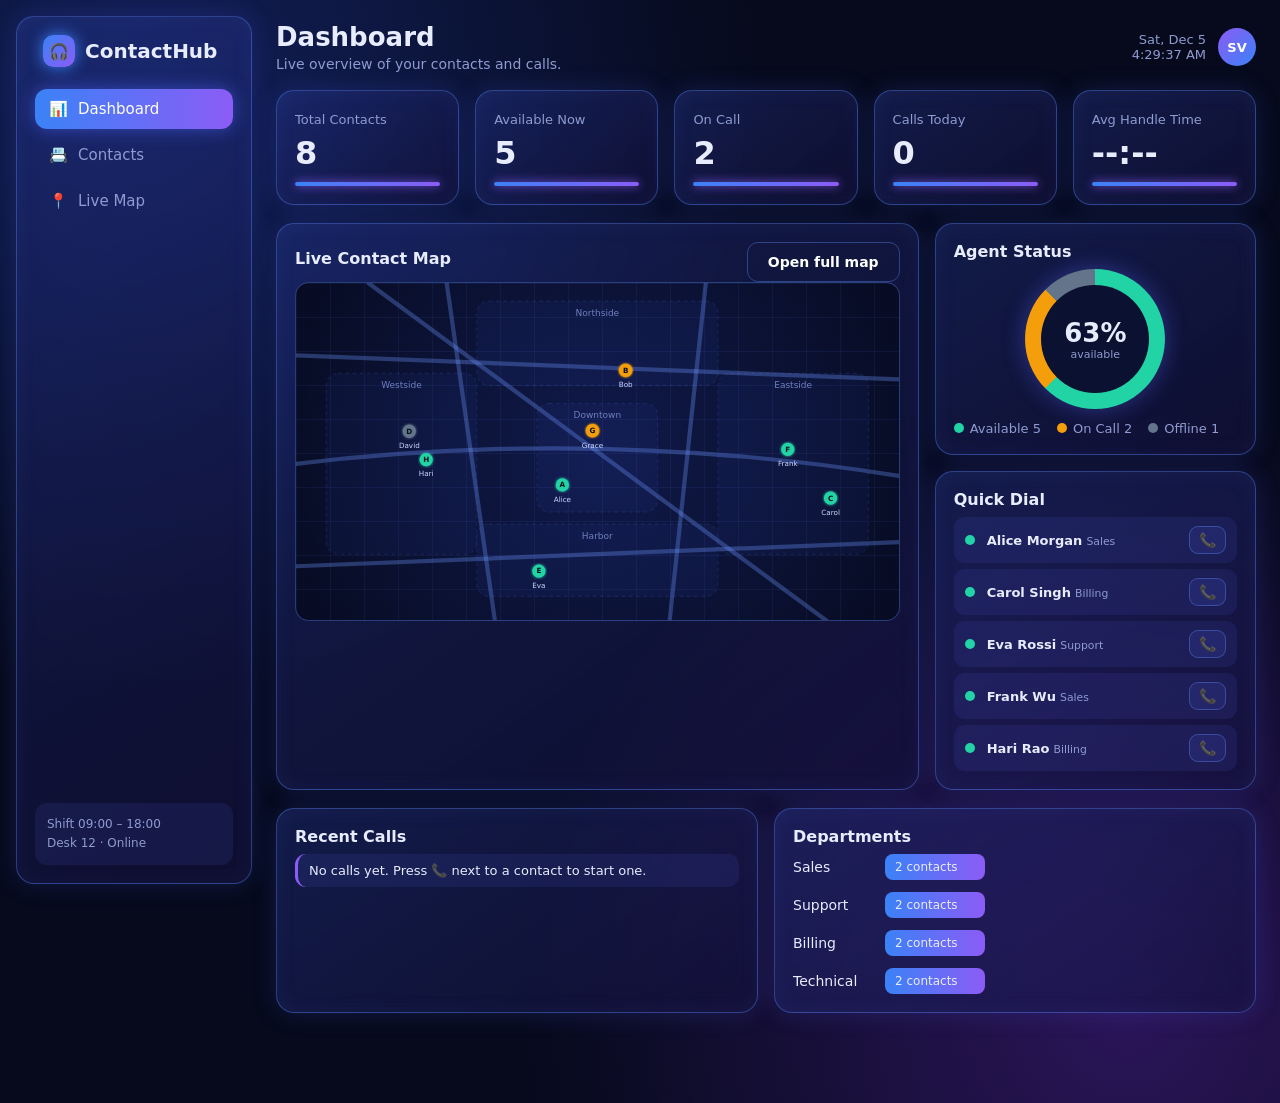
<file: index.html>
<!DOCTYPE html>
<html lang="en"><head><meta charset="UTF-8"><meta name="viewport" content="width=device-width,initial-scale=1">
<title>Dashboard | ContactHub</title><link rel="stylesheet" href="style.css"></head>
<body data-page="index" data-title="Dashboard" data-sub="Live overview of your contacts and calls.">
<main class="content">
<section class="stats">
 <div class="panel stat"><span>Total Contacts</span><b id="s-total">0</b><i></i></div>
 <div class="panel stat"><span>Available Now</span><b id="s-av">0</b><i></i></div>
 <div class="panel stat"><span>On Call</span><b id="s-on">0</b><i></i></div>
 <div class="panel stat"><span>Calls Today</span><b id="s-calls">0</b><i></i></div>
 <div class="panel stat"><span>Avg Handle Time</span><b id="s-aht">--:--</b><i></i></div>
</section>
<section class="grid2">
 <div class="panel"><div class="row between"><h3>Live Contact Map</h3><a class="btn ghost" href="map.html">Open full map</a></div><div class="map"><svg id="map"></svg></div></div>
 <div class="col">
  <div class="panel"><h3>Agent Status</h3><div class="ringwrap"><div class="ring" id="ring"><div><b id="ring-v">0%</b><small>available</small></div></div></div><div class="legend" id="legend"></div></div>
  <div class="panel"><h3>Quick Dial</h3><ul class="ul" id="dial"></ul></div>
 </div>
</section>
<section class="grid2 eq">
 <div class="panel"><h3>Recent Calls</h3><ul class="feed" id="feed"></ul></div>
 <div class="panel"><h3>Departments</h3><div class="bars" id="depts"></div></div>
</section>
</main>
<script src="app.js"></script></body></html>
</file>
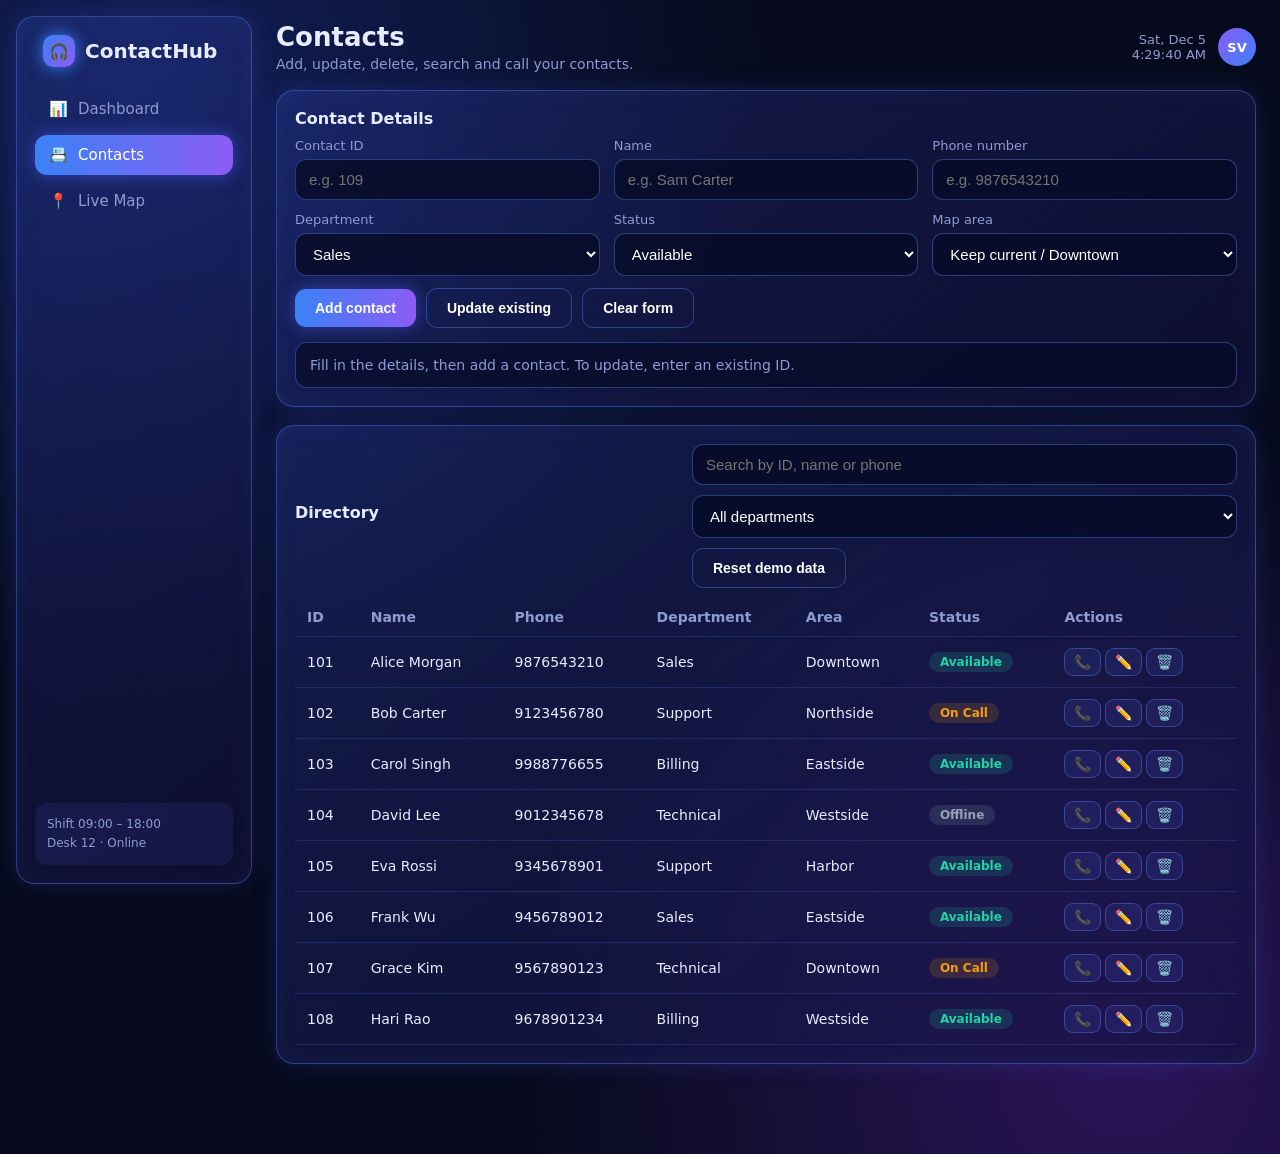
<file: contacts.html>
<!DOCTYPE html>
<html lang="en"><head><meta charset="UTF-8"><meta name="viewport" content="width=device-width,initial-scale=1">
<title>Contacts | ContactHub</title><link rel="stylesheet" href="style.css"></head>
<body data-page="contacts" data-title="Contacts" data-sub="Add, update, delete, search and call your contacts.">
<main class="content">
<section class="panel"><h3>Contact Details</h3>
 <div class="fgrid">
  <label>Contact ID<input id="a-id" type="number" min="1" placeholder="e.g. 109"></label>
  <label>Name<input id="a-name" placeholder="e.g. Sam Carter"></label>
  <label>Phone number<input id="a-phone" placeholder="e.g. 9876543210"></label>
  <label>Department<select id="a-dept"></select></label>
  <label>Status<select id="a-status"></select></label>
  <label>Map area<select id="a-area"></select></label>
 </div>
 <div class="row wrap"><button class="btn" id="btn-add">Add contact</button><button class="btn ghost" id="btn-upd">Update existing</button><button class="btn ghost" id="btn-clr">Clear form</button></div>
 <div class="result" id="msg">Fill in the details, then add a contact. To update, enter an existing ID.</div>
</section>
<section class="panel"><div class="row wrap between"><h3>Directory</h3>
 <div class="row wrap"><input id="f-q" placeholder="Search by ID, name or phone"><select id="f-d"></select><button class="btn ghost" id="btn-reset">Reset demo data</button></div></div>
 <div class="scroll"><table><thead><tr><th>ID</th><th>Name</th><th>Phone</th><th>Department</th><th>Area</th><th>Status</th><th>Actions</th></tr></thead><tbody id="tbody"></tbody></table></div></section>
</main>
<script src="app.js"></script></body></html>
</file>
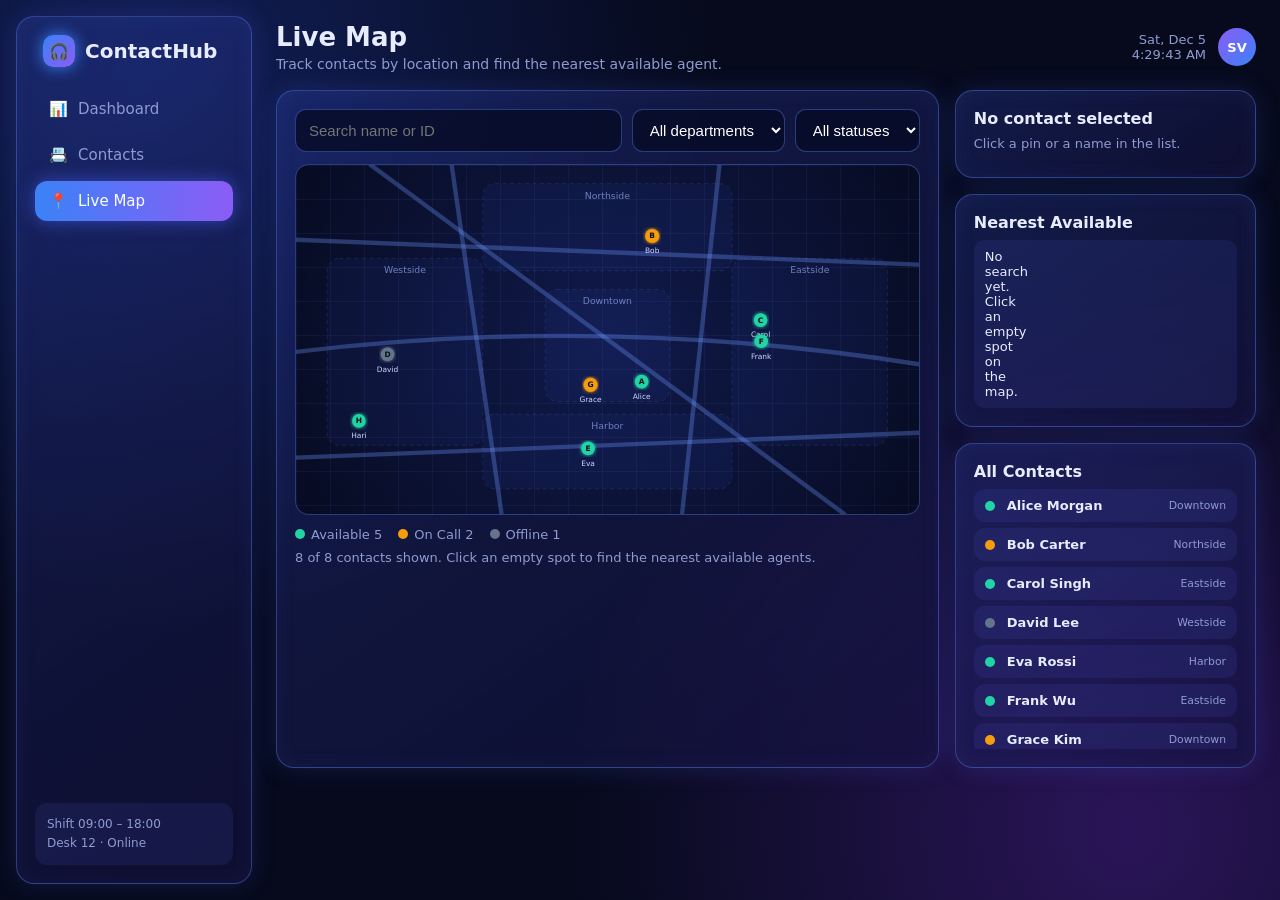
<file: map.html>
<!DOCTYPE html>
<html lang="en"><head><meta charset="UTF-8"><meta name="viewport" content="width=device-width,initial-scale=1">
<title>Live Map | ContactHub</title><link rel="stylesheet" href="style.css"></head>
<body data-page="map" data-title="Live Map" data-sub="Track contacts by location and find the nearest available agent.">
<main class="content">
<section class="mapgrid">
 <div class="panel">
  <div class="tools"><input id="m-q" placeholder="Search name or ID"><select id="m-d"></select><select id="m-s"></select></div>
  <div class="map"><svg id="map"></svg></div>
  <div class="legend" id="legend"></div><p class="mut" id="m-count"></p>
 </div>
 <div class="col">
  <div class="panel" id="m-sel"></div>
  <div class="panel"><h3>Nearest Available</h3><ul class="ul" id="m-near"></ul></div>
  <div class="panel"><h3>All Contacts</h3><ul class="ul" id="m-list"></ul></div>
 </div>
</section>
</main>
<script src="app.js"></script></body></html>
</file>
<file: style.css>
:root{--bg:#060a1c;--line:rgba(96,140,255,.38);--blue:#3b82f6;--violet:#8b5cf6;--txt:#e8ecff;--mut:#8f9bd1;--ok:#22d3a6;--bad:#ff5c7a;--warn:#f59e0b}
*{box-sizing:border-box;margin:0;padding:0}[hidden]{display:none!important}
body{font-family:'Segoe UI',system-ui,sans-serif;color:var(--txt);min-height:100vh;display:flex;
background:radial-gradient(circle at 12% 8%,rgba(40,70,200,.35),transparent 40%),radial-gradient(circle at 88% 92%,rgba(110,40,200,.35),transparent 40%),var(--bg)}
a{color:inherit;text-decoration:none}
.side{width:236px;flex:none;height:calc(100vh - 32px);position:sticky;top:16px;margin:16px 0 16px 16px;padding:20px 14px;display:flex;flex-direction:column;gap:22px}
.logo{display:flex;align-items:center;gap:10px;font-size:20px;font-weight:700;padding:0 8px}
.logo i{width:32px;height:32px;border-radius:10px;background:linear-gradient(135deg,var(--blue),var(--violet));box-shadow:0 0 16px var(--blue);display:grid;place-items:center;font-style:normal;font-size:16px}
.side nav{display:flex;flex-direction:column;gap:6px}
.side nav a{color:var(--mut);padding:11px 14px;border-radius:12px;font-size:15px;display:flex;gap:10px;transition:.2s}
.side nav a:hover{color:#fff;background:rgba(90,120,255,.12)}
.side nav a.on{color:#fff;background:linear-gradient(90deg,var(--blue),var(--violet));box-shadow:0 0 18px rgba(80,100,255,.55)}
.shift{margin-top:auto;padding:12px;border-radius:12px;background:rgba(90,110,255,.1);font-size:12px;color:var(--mut);line-height:1.6}
.content{flex:1;min-width:0;padding:22px 24px 90px;display:flex;flex-direction:column;gap:18px}
.top{display:flex;justify-content:space-between;align-items:center;gap:12px;flex-wrap:wrap}
.top h1{font-size:26px}.top p{color:var(--mut);font-size:14px;margin-top:4px}
.user{display:flex;align-items:center;gap:12px;font-size:13px;color:var(--mut);text-align:right}
.user b{width:38px;height:38px;border-radius:50%;background:linear-gradient(135deg,var(--violet),var(--blue));display:grid;place-items:center;color:#fff}
.panel{background:linear-gradient(145deg,rgba(45,65,170,.32),rgba(20,18,62,.6));border:1px solid var(--line);border-radius:18px;padding:18px;backdrop-filter:blur(12px);
box-shadow:0 0 26px rgba(80,100,255,.18),inset 0 0 22px rgba(130,150,255,.06)}
.panel h3{font-size:16px;margin-bottom:8px}.mut{color:var(--mut);font-size:13px;margin:8px 0}
.stats{display:grid;grid-template-columns:repeat(auto-fit,minmax(170px,1fr));gap:16px}
.stat span{color:var(--mut);font-size:13px}.stat b{display:block;font-size:32px;margin:6px 0 10px}
.stat i{display:block;height:4px;border-radius:4px;background:linear-gradient(90deg,var(--blue),var(--violet));box-shadow:0 0 10px var(--violet)}
.grid2{display:grid;grid-template-columns:2fr 1fr;gap:16px}.grid2.eq{grid-template-columns:1fr 1fr}.col{display:flex;flex-direction:column;gap:16px;min-width:0}
.mapgrid{display:grid;grid-template-columns:2.2fr 1fr;gap:16px}.mapgrid>*{min-width:0}
.map{border-radius:14px;border:1px solid var(--line);overflow:hidden;
background:linear-gradient(rgba(90,130,255,.08) 1px,transparent 1px) 0 0/34px 34px,linear-gradient(90deg,rgba(90,130,255,.08) 1px,transparent 1px) 0 0/34px 34px,radial-gradient(circle,#101a4a,#070b22)}
.map svg{display:block;width:100%;aspect-ratio:1000/560;cursor:crosshair}
.zone{fill:rgba(60,90,220,.07);stroke:rgba(110,140,255,.25);stroke-dasharray:6 6}.zl{fill:#6f7fc0;font-size:15px;text-anchor:middle}
.road{fill:none;stroke:rgba(110,150,255,.32);stroke-width:7;stroke-linecap:round}
.route{stroke:#a78bfa;stroke-width:2.5;stroke-dasharray:7 6}.you{fill:#a78bfa}.youp{fill:none;stroke:#a78bfa;stroke-width:2;transform-box:fill-box;transform-origin:center;animation:ping 1.6s infinite}
.pin{cursor:pointer}.pi{fill:#04101c;font-weight:700;font-size:12px;text-anchor:middle;pointer-events:none}.pn{fill:#cdd5ff;font-size:12px;text-anchor:middle;pointer-events:none}
.pin.sel circle:not(.pulse){stroke:#fff;stroke-width:3}
.pulse{opacity:.5;transform-box:fill-box;transform-origin:center;animation:ping 1.4s infinite}
@keyframes ping{from{transform:scale(1);opacity:.6}to{transform:scale(2.4);opacity:0}}
.tools{display:flex;gap:10px;flex-wrap:wrap;margin-bottom:12px}.tools input{flex:1;min-width:150px}.tools select{width:auto}
.legend{display:flex;gap:16px;flex-wrap:wrap;font-size:13px;color:var(--mut);margin-top:12px}.legend i{display:inline-block;width:10px;height:10px;border-radius:50%;margin-right:6px}
.ringwrap{display:grid;place-items:center}
.ring{width:140px;height:140px;border-radius:50%;background:#1a2255;display:grid;place-items:center;box-shadow:0 0 22px rgba(90,100,255,.4)}
.ring>div{width:108px;height:108px;border-radius:50%;background:#0b1130;display:grid;place-content:center;text-align:center}
.ring b{font-size:26px}.ring small{color:var(--mut);font-size:11px}
.feed{list-style:none;display:flex;flex-direction:column;gap:9px;font-size:13px}
.feed li{padding:9px 11px;border-radius:11px;background:rgba(90,110,255,.1);border-left:3px solid var(--violet)}.feed small{display:block;color:var(--mut)}
.ul{list-style:none;display:flex;flex-direction:column;gap:6px;max-height:260px;overflow:auto}
.ul li{display:grid;grid-template-columns:12px 1fr auto;gap:10px;align-items:center;padding:9px 11px;border-radius:11px;background:rgba(90,110,255,.1);cursor:pointer;font-size:13px}
.ul li.on{outline:1px solid var(--violet)}.ul i{width:10px;height:10px;border-radius:50%}.ul small{color:var(--mut)}
.bars{display:flex;flex-direction:column;gap:12px}.bars div{display:grid;grid-template-columns:80px 1fr;align-items:center;gap:12px;font-size:14px}
.bars em{font-style:normal;font-size:12px;padding:6px 10px;border-radius:8px;width:var(--w);min-width:100px;background:linear-gradient(90deg,var(--blue),var(--violet))}
.fgrid{display:grid;grid-template-columns:repeat(3,1fr);gap:0 14px;margin-top:10px}
label{display:block;font-size:13px;color:var(--mut);margin-bottom:12px}
input,select{display:block;width:100%;margin-top:6px;padding:11px 13px;border-radius:11px;border:1px solid var(--line);background:rgba(8,12,40,.85);color:#fff;font-size:15px}
.tools input,.tools select,.row input,.row select{margin:0}
input:focus,select:focus,.btn:focus-visible{outline:2px solid var(--violet);outline-offset:1px}
.row{display:flex;gap:10px;align-items:center}.row.wrap{flex-wrap:wrap}.row.between{justify-content:space-between}
.btn{border:0;cursor:pointer;color:#fff;font-size:14px;font-weight:600;padding:11px 20px;border-radius:11px;background:linear-gradient(90deg,var(--blue),var(--violet));box-shadow:0 0 16px rgba(90,100,255,.5);transition:.2s;display:inline-block}
.btn:hover{transform:translateY(-1px);box-shadow:0 0 24px rgba(130,100,255,.8)}.btn.ghost{background:transparent;border:1px solid var(--line);box-shadow:none}
.mini{border:1px solid var(--line);background:rgba(90,110,255,.12);border-radius:9px;padding:5px 9px;cursor:pointer;font-size:14px}.mini:hover{background:rgba(90,110,255,.3)}
.act{white-space:nowrap}.act .mini{margin-right:4px}
.result{margin-top:14px;padding:14px;border-radius:12px;background:rgba(8,12,40,.7);border:1px solid var(--line);font-size:14px;color:var(--mut)}
.result.ok{color:var(--ok);border-color:var(--ok)}.result.bad{color:var(--bad);border-color:var(--bad)}
.pill{padding:3px 11px;border-radius:20px;font-size:12px;font-weight:600;display:inline-block}
.pill.available{background:rgba(34,211,166,.15);color:var(--ok)}.pill.oncall{background:rgba(245,158,11,.15);color:var(--warn)}.pill.offline{background:rgba(100,116,139,.25);color:#94a3b8}
.scroll{overflow:auto;margin-top:10px}table{width:100%;border-collapse:collapse;font-size:14px}
th,td{text-align:left;padding:11px 12px;border-bottom:1px solid rgba(96,140,255,.18)}th{color:var(--mut);font-weight:600}tbody tr:hover{background:rgba(90,110,255,.1)}
#callbar{position:fixed;left:50%;bottom:18px;transform:translateX(-50%);display:flex;gap:16px;align-items:center;padding:10px 12px 10px 20px;border-radius:40px;background:linear-gradient(90deg,#064e3b,#1e1b4b);border:1px solid var(--ok);box-shadow:0 0 28px rgba(34,211,166,.45);z-index:50;font-size:14px}
#callbar b{font-size:18px;color:var(--ok);font-variant-numeric:tabular-nums}#callbar button{border:0;border-radius:30px;padding:9px 18px;background:var(--bad);color:#fff;font-weight:700;cursor:pointer}
#toast{position:fixed;top:18px;right:18px;padding:12px 18px;border-radius:12px;background:#151c4d;border:1px solid var(--violet);box-shadow:0 0 20px rgba(139,92,246,.5);opacity:0;transform:translateY(-10px);transition:.25s;pointer-events:none;z-index:60;font-size:14px}
#toast.show{opacity:1;transform:none}
@media(prefers-reduced-motion:reduce){*{animation:none!important;transition:none!important}}
@media(max-width:900px){body{flex-direction:column}.side{width:auto;height:auto;position:static;margin:12px 12px 0}.side nav{flex-direction:row;overflow-x:auto}.side nav a{white-space:nowrap}.shift{display:none}
.grid2,.grid2.eq,.mapgrid{grid-template-columns:1fr}.fgrid{grid-template-columns:1fr}.content{padding:16px 12px 90px}.user{display:none}}
</file>
